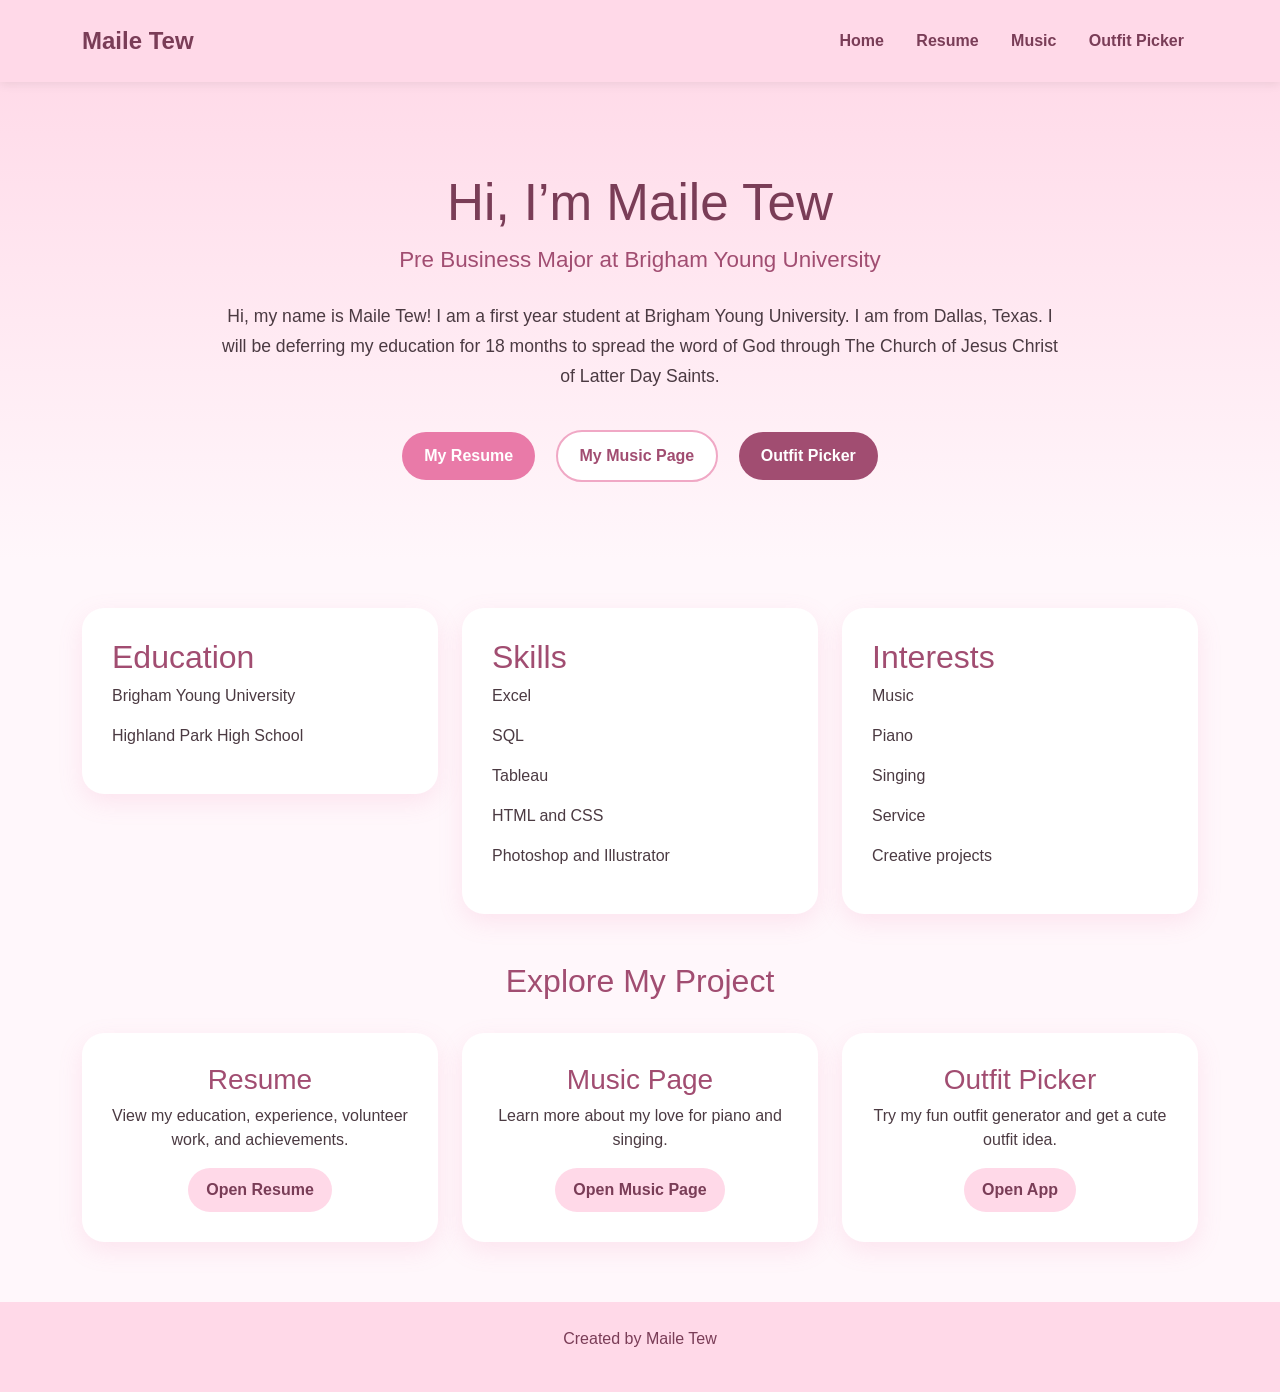
<file: index.html>
<!DOCTYPE html>
<html lang="en">
<head>
    <meta charset="UTF-8">
    <meta name="viewport" content="width=device-width, initial-scale=1.0">
    <title>Maile Tew | Home</title>
    <link href="https://cdn.jsdelivr.net/npm/bootstrap@5.3.3/dist/css/bootstrap.min.css" rel="stylesheet">
    <link rel="stylesheet" href="style.css">
</head>
<body>

    <nav class="navbar navbar-expand-lg navbar-light custom-nav">
        <div class="container">
            <a class="navbar-brand brand-name" href="index.html">Maile Tew</a>
            <div class="nav-links">
                <a href="index.html">Home</a>
                <a href="resume.html">Resume</a>
                <a href="scratch.html">Music</a>
                <a href="app.html">Outfit Picker</a>
            </div>
        </div>
    </nav>

    <header class="hero">
        <div class="container text-center">
            <h1 class="hero-title">Hi, I’m Maile Tew</h1>
            <p class="hero-subtitle">Pre Business Major at Brigham Young University</p>
            <p class="hero-text">
                Hi, my name is Maile Tew! I am a first year student at Brigham Young University.
                I am from Dallas, Texas. I will be deferring my education for 18 months to spread
                the word of God through The Church of Jesus Christ of Latter Day Saints.
            </p>
            <div class="hero-buttons">
                <a href="resume.html" class="btn main-btn pink-btn">My Resume</a>
                <a href="scratch.html" class="btn main-btn white-btn">My Music Page</a>
                <a href="app.html" class="btn main-btn dark-btn">Outfit Picker</a>
            </div>
        </div>
    </header>

    <section class="container my-5">
        <div class="row g-4">
            <div class="col-md-4">
                <div class="cute-card">
                    <h2>Education</h2>
                    <p>Brigham Young University</p>
                    <p>Highland Park High School</p>
                </div>
            </div>

            <div class="col-md-4">
                <div class="cute-card">
                    <h2>Skills</h2>
                    <p>Excel</p>
                    <p>SQL</p>
                    <p>Tableau</p>
                    <p>HTML and CSS</p>
                    <p>Photoshop and Illustrator</p>
                </div>
            </div>

            <div class="col-md-4">
                <div class="cute-card">
                    <h2>Interests</h2>
                    <p>Music</p>
                    <p>Piano</p>
                    <p>Singing</p>
                    <p>Service</p>
                    <p>Creative projects</p>
                </div>
            </div>
        </div>
    </section>

    <section class="container project-section text-center">
        <h2 class="section-title">Explore My Project</h2>
        <div class="row g-4 mt-2">
            <div class="col-md-4">
                <div class="feature-box">
                    <h3>Resume</h3>
                    <p>View my education, experience, volunteer work, and achievements.</p>
                    <a href="resume.html" class="btn small-btn">Open Resume</a>
                </div>
            </div>

            <div class="col-md-4">
                <div class="feature-box">
                    <h3>Music Page</h3>
                    <p>Learn more about my love for piano and singing.</p>
                    <a href="scratch.html" class="btn small-btn">Open Music Page</a>
                </div>
            </div>

            <div class="col-md-4">
                <div class="feature-box">
                    <h3>Outfit Picker</h3>
                    <p>Try my fun outfit generator and get a cute outfit idea.</p>
                    <a href="app.html" class="btn small-btn">Open App</a>
                </div>
            </div>
        </div>
    </section>

    <footer class="footer text-center">
        <p>Created by Maile Tew</p>
    </footer>

</body>
</html>
</file>
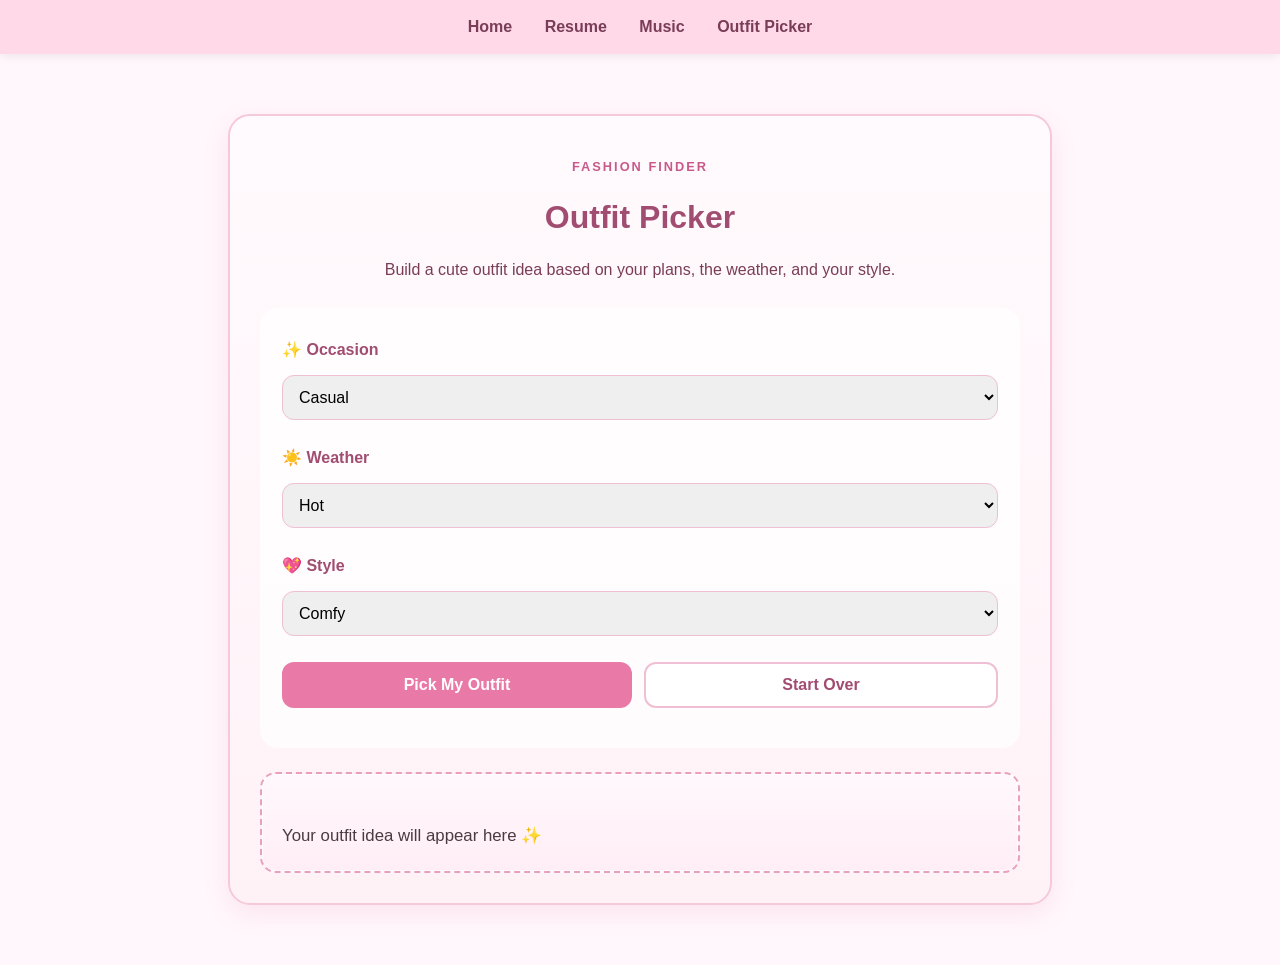
<file: app.html>
<!DOCTYPE html>
<html lang="en">
<head>
    <meta charset="UTF-8">
    <meta name="viewport" content="width=device-width, initial-scale=1.0">
    <title>Maile Tew | Outfit Picker</title>
    <link rel="stylesheet" href="style.css">
</head>
<body>

    <nav class="simple-nav">
        <a href="index.html">Home</a>
        <a href="resume.html">Resume</a>
        <a href="scratch.html">Music</a>
        <a href="app.html">Outfit Picker</a>
    </nav>

    <div class="page-wrapper">
        <div class="app-card extra-app">
            <div class="app-top">
                <p class="mini-label">fashion finder</p>
                <h1>Outfit Picker</h1>
                <p class="app-subtitle">
                    Build a cute outfit idea based on your plans, the weather, and your style.
                </p>
            </div>

            <div class="form-section">
                <label for="occasion">✨ Occasion</label>
                <select id="occasion">
                    <option value="casual">Casual</option>
                    <option value="school">School</option>
                    <option value="date">Date</option>
                    <option value="workout">Workout</option>
                    <option value="church">Church</option>
                </select>

                <label for="weather">☀️ Weather</label>
                <select id="weather">
                    <option value="hot">Hot</option>
                    <option value="mild">Mild</option>
                    <option value="cold">Cold</option>
                    <option value="rainy">Rainy</option>
                </select>

                <label for="style">💖 Style</label>
                <select id="style">
                    <option value="comfy">Comfy</option>
                    <option value="trendy">Trendy</option>
                    <option value="classic">Classic</option>
                    <option value="girly">Girly</option>
                </select>

                <div class="button-row">
                    <button onclick="generateOutfit()">Pick My Outfit</button>
                    <button type="button" class="secondary-btn" onclick="resetOutfit()">Start Over</button>
                </div>
            </div>

            <div id="result" class="result-box fancy-result">
                Your outfit idea will appear here ✨
            </div>
        </div>
    </div>

    <script>
        function generateOutfit() {
            const occasion = document.getElementById("occasion").value;
            const weather = document.getElementById("weather").value;
            const style = document.getElementById("style").value;

            let top = "";
            let bottom = "";
            let shoes = "";
            let accessory = "";
            let colors = "";
            let vibe = "";
            let extra = "";

            if (occasion === "casual") {
                top = "a cute fitted top";
                bottom = "straight leg jeans";
                vibe = "easy, stylish, and put together";
            } else if (occasion === "school") {
                top = "a comfy sweater or clean basic tee";
                bottom = "jeans or casual pants";
                vibe = "cute, relaxed, and practical";
            } else if (occasion === "date") {
                top = "a dressy top or a cute dress";
                bottom = "a skirt or flattering jeans";
                vibe = "polished, feminine, and confident";
            } else if (occasion === "workout") {
                top = "a workout tank or athletic top";
                bottom = "leggings or biker shorts";
                vibe = "sporty, confident, and energized";
            } else {
                top = "a pretty blouse or modest dress top";
                bottom = "a skirt or dress pants";
                vibe = "clean, classy, and elevated";
            }

            if (weather === "hot") {
                shoes = "sandals or clean white sneakers";
                colors = "light pink, cream, soft blue";
                extra = "Keep it light and breathable.";
            } else if (weather === "mild") {
                shoes = "sneakers or ankle boots";
                colors = "blush, white, light denim";
                extra = "A light layer would finish the look.";
            } else if (weather === "cold") {
                shoes = "boots or closed toe sneakers";
                colors = "rose, tan, soft gray";
                top += " with a warm jacket";
                extra = "Layering will make the outfit feel complete.";
            } else {
                shoes = "water resistant boots or sneakers";
                colors = "soft gray, pink, cream";
                top += " with a light rain jacket";
                extra = "A cute umbrella would match perfectly.";
            }

            if (style === "comfy") {
                accessory = "a tote bag and simple earrings";
            } else if (style === "trendy") {
                accessory = "layered jewelry and a cute shoulder bag";
            } else if (style === "classic") {
                accessory = "simple gold jewelry and a structured bag";
            } else {
                accessory = "a bow, dainty jewelry, and a cute purse";
            }

            const resultText =
                "Your outfit mood: " + vibe + " ✨\n\n" +
                "Top: " + top + "\n" +
                "Bottom: " + bottom + "\n" +
                "Shoes: " + shoes + "\n" +
                "Accessory: " + accessory + "\n" +
                "Color palette: " + colors + "\n" +
                "Style tip: " + extra;

            document.getElementById("result").innerText = resultText;
        }

        function resetOutfit() {
            document.getElementById("occasion").selectedIndex = 0;
            document.getElementById("weather").selectedIndex = 0;
            document.getElementById("style").selectedIndex = 0;
            document.getElementById("result").innerText = "Your outfit idea will appear here ✨";
        }
    </script>

</body>
</html>
</file>
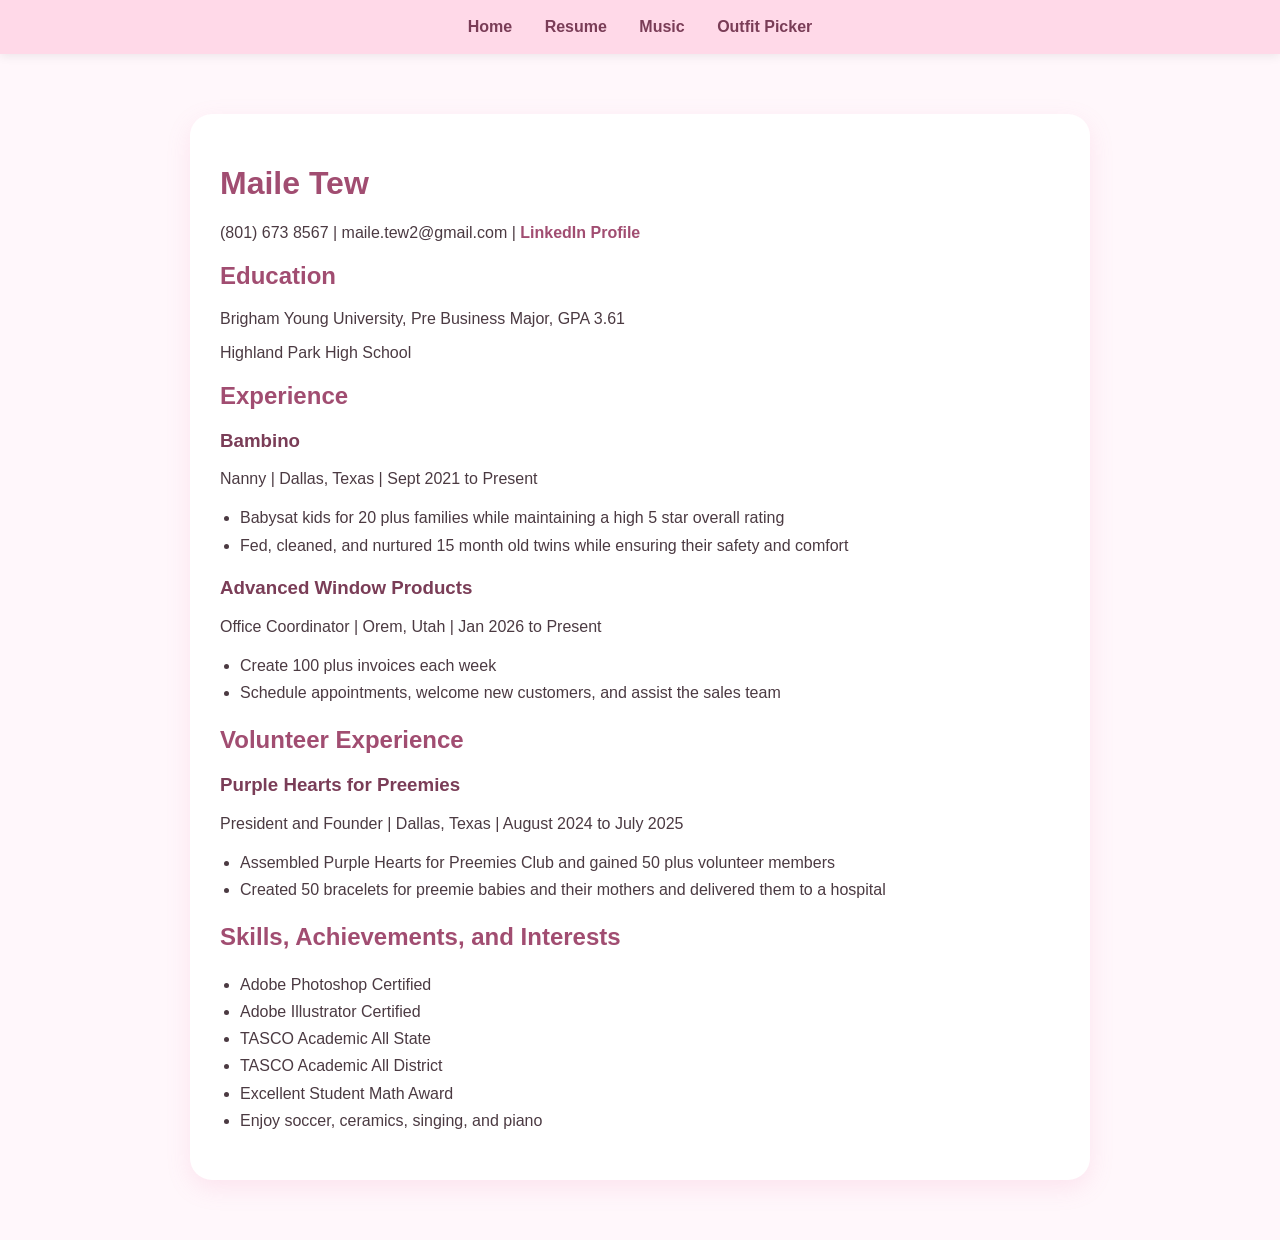
<file: resume.html>
<!DOCTYPE html>
<html lang="en">
<head>
    <meta charset="UTF-8">
    <meta name="viewport" content="width=device-width, initial-scale=1.0">
    <title>Maile Tew | Resume</title>
    <link rel="stylesheet" href="style.css">
</head>
<body>

    <nav class="simple-nav">
        <a href="index.html">Home</a>
        <a href="resume.html">Resume</a>
        <a href="scratch.html">Music</a>
        <a href="app.html">Outfit Picker</a>
    </nav>

    <div class="page-wrapper">
        <div class="resume-card">
            <h1>Maile Tew</h1>
            <p>
        (801) 673 8567 |
        maile.tew2@gmail.com |
        <a href="https://www.linkedin.com/in/maile-tew-a7a225376" target="_blank">LinkedIn Profile</a>
        </p>

            <h2>Education</h2>
            <p>Brigham Young University, Pre Business Major, GPA 3.61</p>
            <p>Highland Park High School</p>

            <h2>Experience</h2>

            <h3>Bambino</h3>
            <p>Nanny | Dallas, Texas | Sept 2021 to Present</p>
            <ul>
                <li>Babysat kids for 20 plus families while maintaining a high 5 star overall rating</li>
                <li>Fed, cleaned, and nurtured 15 month old twins while ensuring their safety and comfort</li>
            </ul>

            <h3>Advanced Window Products</h3>
            <p>Office Coordinator | Orem, Utah | Jan 2026 to Present</p>
            <ul>
                <li>Create 100 plus invoices each week</li>
                <li>Schedule appointments, welcome new customers, and assist the sales team</li>
            </ul>

            <h2>Volunteer Experience</h2>

            <h3>Purple Hearts for Preemies</h3>
            <p>President and Founder | Dallas, Texas | August 2024 to July 2025</p>
            <ul>
                <li>Assembled Purple Hearts for Preemies Club and gained 50 plus volunteer members</li>
                <li>Created 50 bracelets for preemie babies and their mothers and delivered them to a hospital</li>
            </ul>

            <h2>Skills, Achievements, and Interests</h2>
            <ul>
                <li>Adobe Photoshop Certified</li>
                <li>Adobe Illustrator Certified</li>
                <li>TASCO Academic All State</li>
                <li>TASCO Academic All District</li>
                <li>Excellent Student Math Award</li>
                <li>Enjoy soccer, ceramics, singing, and piano</li>
            </ul>
        </div>
    </div>

</body>
</html>
</file>
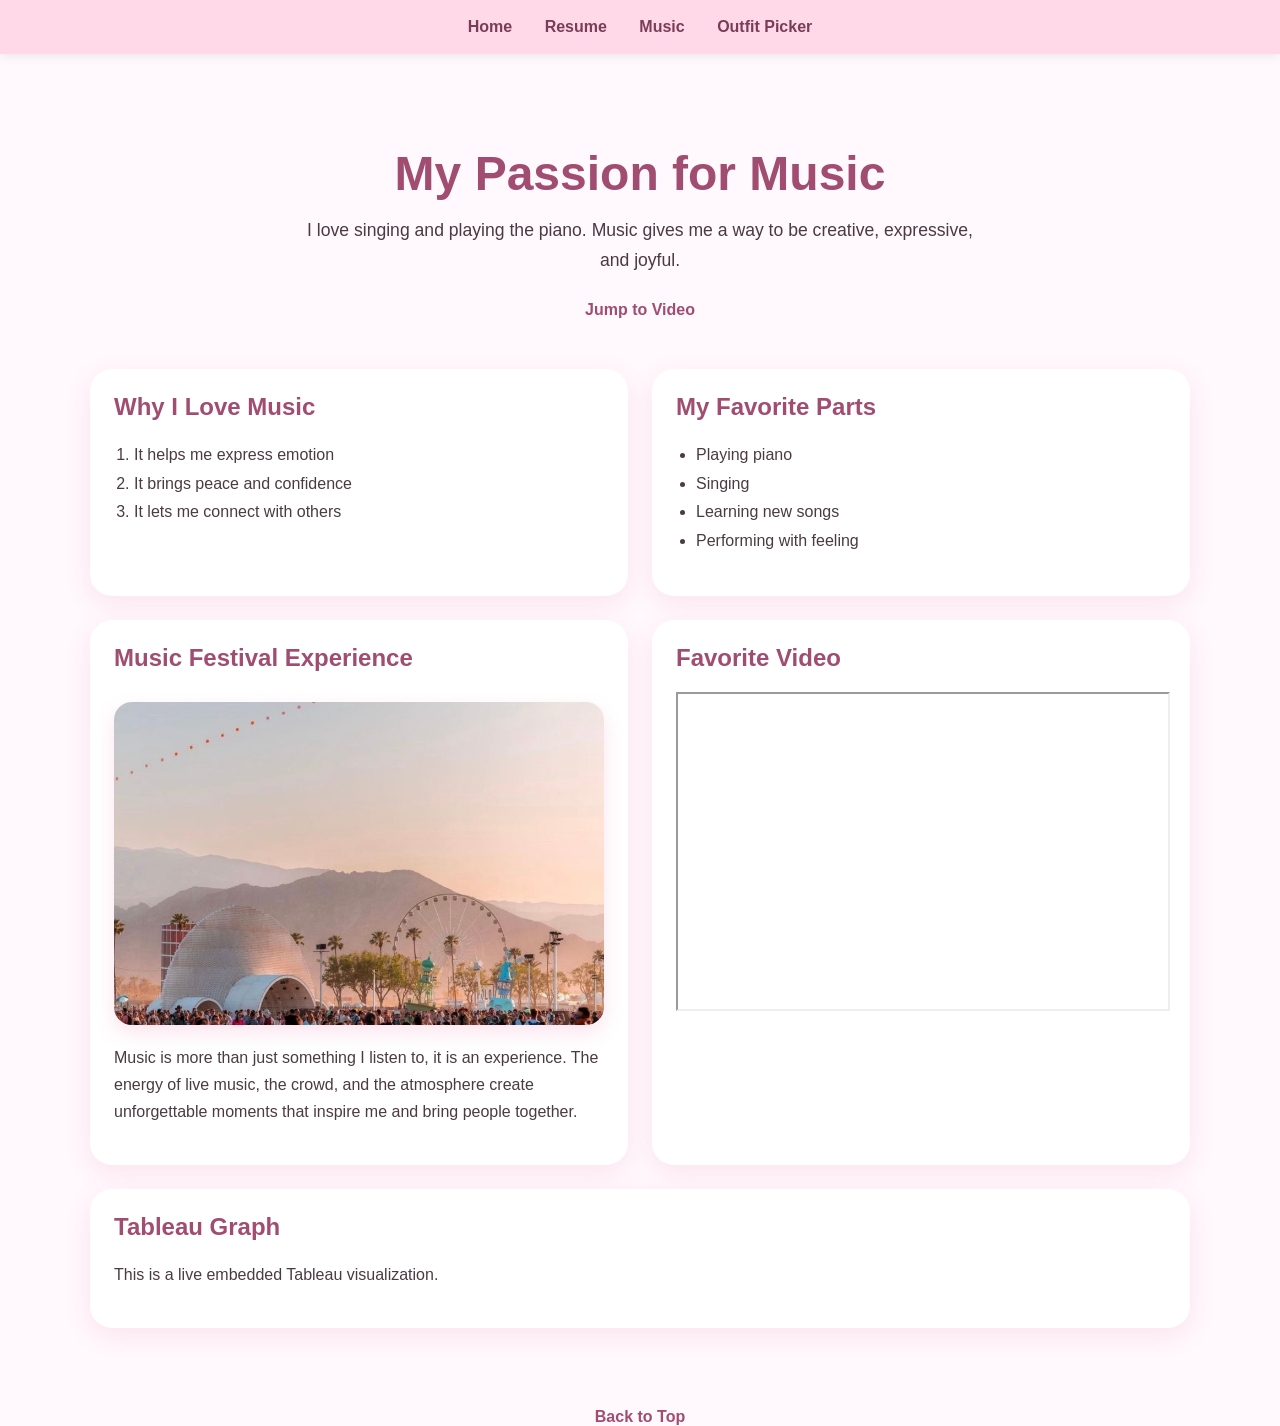
<file: scratch.html>
<!DOCTYPE html>
<html lang="en">
<head>
    <meta charset="UTF-8">
    <meta name="viewport" content="width=device-width, initial-scale=1.0">
    <title>Maile Tew | Music</title>
    <link rel="stylesheet" href="scratch.css">
</head>
<body>

    <nav class="simple-nav">
        <a href="index.html">Home</a>
        <a href="resume.html">Resume</a>
        <a href="scratch.html">Music</a>
        <a href="app.html">Outfit Picker</a>
    </nav>

    <div class="scratch-hero">
        <h1 id="top">My Passion for Music</h1>
        <p>
            I love singing and playing the piano. Music gives me a way to be creative,
            expressive, and joyful.
        </p>
        <a href="#video" class="jump-link">Jump to Video</a>
    </div>

    <div class="scratch-container">
        <div class="music-box">
            <h2>Why I Love Music</h2>
            <ol>
                <li>It helps me express emotion</li>
                <li>It brings peace and confidence</li>
                <li>It lets me connect with others</li>
            </ol>
        </div>

        <div class="music-box">
            <h2>My Favorite Parts</h2>
            <ul>
                <li>Playing piano</li>
                <li>Singing</li>
                <li>Learning new songs</li>
                <li>Performing with feeling</li>
            </ul>
        </div>

        <div class="music-box">
            <h2>Music Festival Experience</h2>
            <img src="images/coachella.jpg" alt="Coachella festival" class="music-image">
            <p class="box-text">
                Music is more than just something I listen to, it is an experience.
                The energy of live music, the crowd, and the atmosphere create
                unforgettable moments that inspire me and bring people together.
            </p>
        </div>

        <div class="music-box">
            <h2 id="video">Favorite Video</h2>
            <iframe
                width="100%"
                height="315"
                src="https://www.youtube.com/embed/He9WmjUvpJ8"
                title="YouTube video player"
                allowfullscreen>
            </iframe>
        </div>

        <div class="music-box full-width">
            <h2>Tableau Graph</h2>
            <p class="box-text">This is a live embedded Tableau visualization.</p>

            <div class='tableauPlaceholder tableau-wrap' id='viz1776312897879' style='position: relative'>
                <noscript>
                    <a href='#'>
                        <img alt='TSwift Listens'
                        src='https://public.tableau.com/static/images/Ta/TaylorSwiftPlayCount/TSwiftListens/1_rss.png'
                        style='border: none' />
                    </a>
                </noscript>
                <object class='tableauViz' style='display:none;'>
                    <param name='host_url' value='https%3A%2F%2Fpublic.tableau.com%2F' />
                    <param name='embed_code_version' value='3' />
                    <param name='site_root' value='' />
                    <param name='name' value='TaylorSwiftPlayCount/TSwiftListens' />
                    <param name='tabs' value='no' />
                    <param name='toolbar' value='yes' />
                    <param name='static_image' value='https://public.tableau.com/static/images/Ta/TaylorSwiftPlayCount/TSwiftListens/1.png' />
                    <param name='animate_transition' value='yes' />
                    <param name='display_static_image' value='yes' />
                    <param name='display_spinner' value='yes' />
                    <param name='display_overlay' value='yes' />
                    <param name='display_count' value='yes' />
                    <param name='language' value='en-US' />
                </object>
            </div>

            <script type='text/javascript'>
                var divElement = document.getElementById('viz1776312897879');
                var vizElement = divElement.getElementsByTagName('object')[0];
                vizElement.style.width = '100%';
                vizElement.style.height = '500px';
                var scriptElement = document.createElement('script');
                scriptElement.src = 'https://public.tableau.com/javascripts/api/viz_v1.js';
                vizElement.parentNode.insertBefore(scriptElement, vizElement);
            </script>
        </div>
    </div>

</body>
</html>
<div style="text-align: center; margin-top: 30px;">
    <a href="#top" class="jump-link">Back to Top</a>
</div>
</file>
<file: style.css>
body {
    margin: 0;
    font-family: Arial, sans-serif;
    background: #fff7fb;
    color: #4b3a42;
}

.custom-nav,
.simple-nav {
    background-color: #ffd9e8;
    padding: 18px 0;
    text-align: center;
    box-shadow: 0 2px 10px rgba(0, 0, 0, 0.08);
}

.brand-name {
    color: #7a3d57 !important;
    font-size: 1.5rem;
}

.nav-links a,
.simple-nav a {
    text-decoration: none;
    margin: 0 14px;
    color: #7a3d57;
    font-weight: bold;
}

.nav-links a:hover,
.simple-nav a:hover {
    color: #c85a8b;
}

.hero {
    background: linear-gradient(180deg, #ffdbe9, #fff7fb);
    padding: 90px 20px 70px;
}

.hero-title {
    font-size: 3.2rem;
    color: #7a3d57;
}

.hero-subtitle {
    font-size: 1.4rem;
    margin-top: 10px;
    color: #a14d71;
}

.hero-text {
    max-width: 850px;
    margin: 25px auto;
    font-size: 1.1rem;
    line-height: 1.7;
}

.hero-buttons {
    margin-top: 30px;
}

.main-btn {
    margin: 8px;
    padding: 12px 22px;
    border-radius: 30px;
    font-weight: bold;
}

.pink-btn {
    background-color: #e97aa8;
    color: white;
    border: none;
}

.white-btn {
    background-color: white;
    color: #a14d71;
    border: 2px solid #f0a8c5;
}

.dark-btn {
    background-color: #a14d71;
    color: white;
    border: none;
}

.cute-card,
.feature-box,
.resume-card,
.app-card {
    background-color: white;
    border-radius: 22px;
    padding: 30px;
    box-shadow: 0 8px 24px rgba(233, 122, 168, 0.15);
}

.cute-card h2,
.section-title,
.feature-box h3,
.resume-card h1,
.app-card h1 {
    color: #a14d71;
}

.project-section {
    margin-bottom: 60px;
}

.small-btn {
    background-color: #ffd9e8;
    color: #7a3d57;
    border-radius: 25px;
    padding: 10px 18px;
    font-weight: bold;
    border: none;
}

.footer {
    margin-top: 50px;
    padding: 25px;
    background-color: #ffd9e8;
    color: #7a3d57;
}

.page-wrapper {
    max-width: 900px;
    margin: 40px auto;
    padding: 20px;
}

.resume-card h2,
.app-card label {
    color: #a14d71;
    margin-top: 20px;
}

.resume-card h3 {
    margin-top: 18px;
    color: #7a3d57;
}

.resume-card ul {
    padding-left: 20px;
    line-height: 1.7;
}

.app-card {
    max-width: 650px;
    margin: 0 auto;
    text-align: center;
}

.app-card select,
.app-card button {
    width: 100%;
    padding: 12px;
    margin-top: 8px;
    margin-bottom: 18px;
    border-radius: 12px;
    border: 1px solid #efbfd3;
    font-size: 1rem;
}

.app-card button {
    background-color: #e97aa8;
    color: white;
    font-weight: bold;
    border: none;
}

.result-box {
    margin-top: 20px;
    background-color: #fff1f7;
    border: 2px dashed #e7a1bf;
    border-radius: 16px;
    padding: 20px;
    font-size: 1.05rem;
}
.app-card {
    max-width: 650px;
    margin: 0 auto;
    text-align: left;
}

.app-card h1 {
    text-align: center;
}

.app-card p {
    text-align: center;
    margin-bottom: 25px;
}

.app-card label {
    display: block;
    margin-top: 10px;
    margin-bottom: 8px;
    font-weight: bold;
    color: #a14d71;
}

.app-card select,
.app-card button {
    width: 100%;
    padding: 12px;
    margin-bottom: 18px;
    border-radius: 12px;
    border: 1px solid #efbfd3;
    font-size: 1rem;
    box-sizing: border-box;
}

.app-card button {
    background-color: #e97aa8;
    color: white;
    font-weight: bold;
    border: none;
    cursor: pointer;
}

.app-card button:hover {
    background-color: #d86495;
}

.result-box {
    margin-top: 20px;
    background-color: #fff1f7;
    border: 2px dashed #e7a1bf;
    border-radius: 16px;
    padding: 20px;
    font-size: 1.05rem;
    white-space: pre-line;
    line-height: 1.7;
}
a {
    color: #a14d71;
    text-decoration: none;
    font-weight: bold;
}

a:hover {
    text-decoration: underline;
}
.extra-app {
    max-width: 760px;
    background: linear-gradient(180deg, #fffafd, #fff2f7);
    border: 2px solid #f6c9da;
}

.app-top {
    text-align: center;
    margin-bottom: 20px;
}

.mini-label {
    text-transform: uppercase;
    letter-spacing: 2px;
    font-size: 0.8rem;
    color: #c85a8b;
    margin-bottom: 8px;
    font-weight: bold;
}

.app-subtitle {
    color: #7a3d57;
    font-size: 1rem;
    line-height: 1.6;
}

.form-section {
    background-color: rgba(255, 255, 255, 0.75);
    border-radius: 18px;
    padding: 22px;
    margin-top: 10px;
}

.button-row {
    display: flex;
    gap: 12px;
    flex-wrap: wrap;
}

.button-row button {
    flex: 1;
    min-width: 180px;
}

.secondary-btn {
    background-color: white !important;
    color: #a14d71 !important;
    border: 2px solid #efbfd3 !important;
}

.fancy-result {
    background: linear-gradient(180deg, #fff8fc, #ffeef5);
    border: 2px dashed #e7a1bf;
    box-shadow: inset 0 0 0 1px rgba(255,255,255,0.6);
    margin-top: 24px;
}
</file>
<file: scratch.css>
body {
    margin: 0;
    font-family: Arial, sans-serif;
    background-color: #fff8fc;
    color: #4b3a42;
}

.simple-nav {
    background-color: #ffd9e8;
    padding: 18px 0;
    text-align: center;
    box-shadow: 0 2px 10px rgba(0, 0, 0, 0.08);
}

.simple-nav a {
    text-decoration: none;
    margin: 0 14px;
    color: #7a3d57;
    font-weight: bold;
}

.simple-nav a:hover {
    color: #c85a8b;
}

.scratch-hero {
    text-align: center;
    padding: 60px 20px 30px;
}

.scratch-hero h1 {
    color: #a14d71;
    font-size: 3rem;
    margin-bottom: 15px;
}

.scratch-hero p {
    max-width: 700px;
    margin: 15px auto;
    font-size: 1.1rem;
    line-height: 1.7;
}

.jump-link {
    display: inline-block;
    margin-top: 10px;
    color: #a14d71;
    font-weight: bold;
    text-decoration: none;
}

.jump-link:hover {
    text-decoration: underline;
}

.scratch-container {
    max-width: 1100px;
    margin: 0 auto 50px;
    padding: 20px;
    display: grid;
    grid-template-columns: 1fr 1fr;
    gap: 24px;
}

.music-box {
    background-color: white;
    border-radius: 22px;
    padding: 24px;
    box-shadow: 0 8px 24px rgba(233, 122, 168, 0.15);
}

.music-box h2 {
    color: #a14d71;
    margin-top: 0;
}

.music-box ul,
.music-box ol {
    line-height: 1.8;
    padding-left: 20px;
}

.music-image {
    width: 100%;
    border-radius: 18px;
    box-shadow: 0 8px 20px rgba(233, 122, 168, 0.2);
    margin-top: 10px;
}

.box-text {
    margin-top: 15px;
    line-height: 1.7;
}

.full-width {
    grid-column: 1 / -1;
}

.tableau-wrap {
    width: 100%;
    overflow: hidden;
}

@media (max-width: 768px) {
    .scratch-container {
        grid-template-columns: 1fr;
    }

    .full-width {
        grid-column: auto;
    }

    .scratch-hero h1 {
        font-size: 2.2rem;
    }
}
</file>
